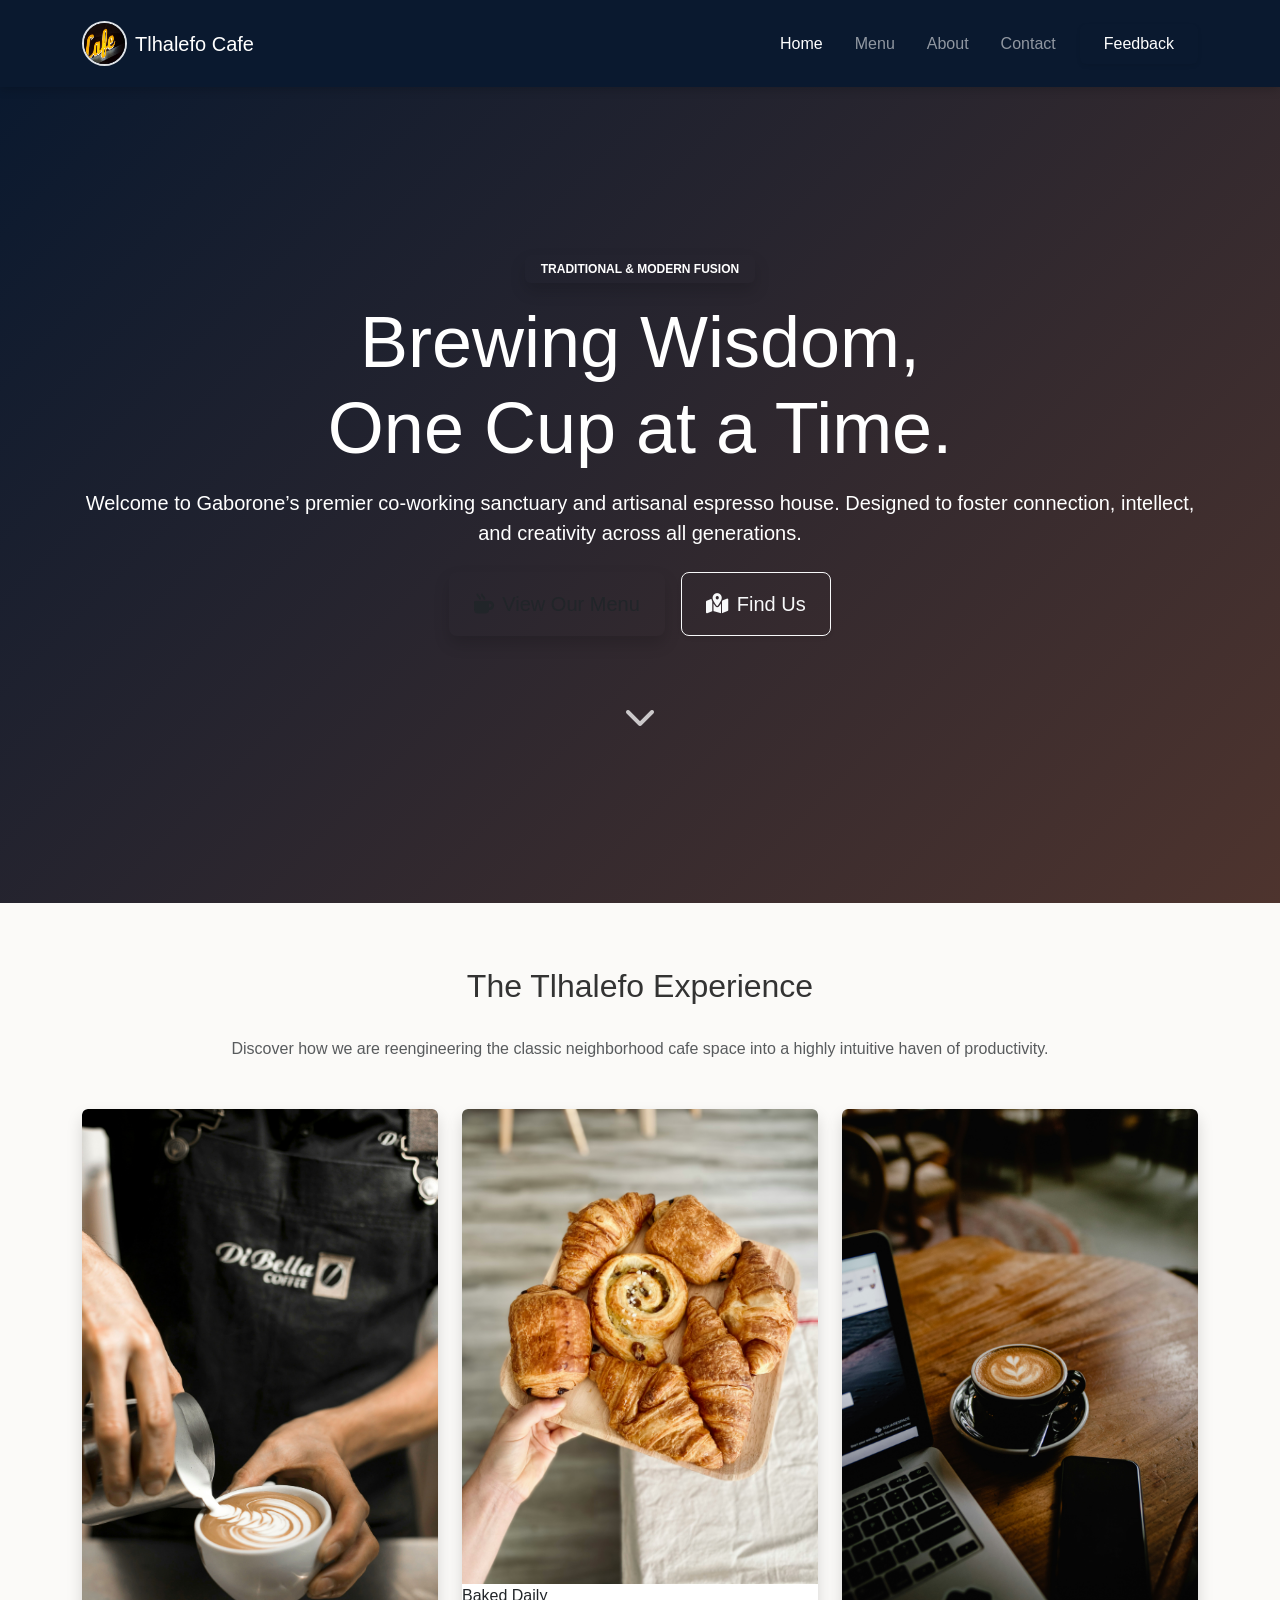
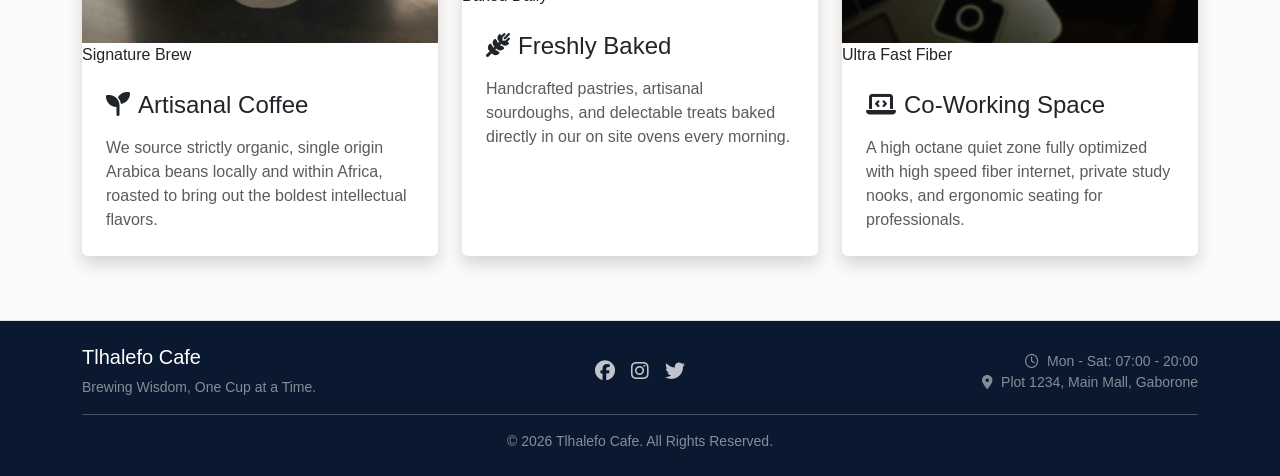
<file: index.html>
<!DOCTYPE html>
<html lang="en">
<head>
    <meta charset="UTF-8">
    <meta name="viewport" content="width=device-width, initial-scale=1.0">
    <title>Tlhalefo Cafe | Brewing Wisdom, One Cup at a Time</title>
    <!-- Bootstrap 5 CSS (Premium CDN Integration) -->
    <link href="https://cdn.jsdelivr.net/npm/bootstrap@5.3.0/dist/css/bootstrap.min.css" rel="stylesheet">
    <!-- FontAwesome for Premium Icons -->
    <link href="https://cdnjs.cloudflare.com/ajax/libs/font-awesome/6.4.0/css/all.min.css" rel="stylesheet">
    <!-- Custom External Stylesheet -->
    <link rel="stylesheet" href="style.css">
</head>
<body>

    <!-- Accessible Skiplink for Screen Readers (A+ Standard) -->
    <a class="visually-hidden-focusable" href="#main-content">Skip to main content</a>

    <!-- Top Navigation Bar (Structural Layer with Hamburger Mobile Toggle) -->
    <nav class="navbar navbar-expand-lg navbar-dark bg-navy sticky-top" aria-label="Main Navigation">
        <div class="container">
            <a class="navbar-brand d-flex align-items-center" href="index.html" title="Tlhalefo Cafe Home">
                <!-- Circular Logo Emblem Placeholder (Perfect for custom-designed PNGs) -->
                <img src="images/Cafe logo.jpg" alt="Tlhalefo Cafe Emblem Logo" width="45" height="45" class="d-inline-block align-text-top me-2 rounded-circle border border-2 border-accent">
                <span class="logo-text font-serif">Tlhalefo Cafe</span>
            </a>
            <button class="navbar-toggler border-0" type="button" data-bs-toggle="collapse" data-bs-target="#navbarNav" aria-controls="navbarNav" aria-expanded="false" aria-label="Toggle navigation">
                <span class="navbar-toggler-icon"></span>
            </button>
            <div class="collapse navbar-collapse" id="navbarNav">
                <ul class="navbar-nav ms-auto mb-2 mb-lg-0 align-items-center">
                    <li class="nav-item">
                        <a class="nav-link active py-2 px-3" aria-current="page" href="index.html">Home</a>
                    </li>
                    <li class="nav-item">
                        <a class="nav-link py-2 px-3" href="menu.html">Menu</a>
                    </li>
                    <li class="nav-item">
                        <a class="nav-link py-2 px-3" href="about.html">About</a>
                    </li>
                    <li class="nav-item">
                        <a class="nav-link py-2 px-3" href="contact.html">Contact</a>
                    </li>
                    <li class="nav-item">
                        <a class="nav-link py-2 px-3 btn btn-accent text-white ms-lg-2 px-4 shadow-sm" href="feedback.html">Feedback</a>
                    </li>
                </ul>
            </div>
        </div>
    </nav>

    <!-- Main Content Area -->
    <main id="main-content">
        
        <!-- Hero Section (Visual Background Layer with Overlay Gradient) -->
        <header class="hero d-flex align-items-center justify-content-center text-center">
            <div class="hero-overlay"></div>
            <div class="container hero-content position-relative text-white py-5">
                <span class="badge bg-accent px-3 py-2 text-uppercase mb-3 tracking-wide shadow">Traditional & Modern Fusion</span>
                <h1 class="display-2 font-serif mb-3 animate-fade-in">Brewing Wisdom, <br class="d-none d-md-inline">One Cup at a Time.</h1>
                <p class="lead mb-4 mx-auto max-width-600 font-sans opacity-90">
                    Welcome to Gaborone’s premier co-working sanctuary and artisanal espresso house. Designed to foster connection, intellect, and creativity across all generations.
                </p>
                <div class="d-flex flex-column flex-sm-row justify-content-center gap-3">
                    <a href="menu.html" class="btn btn-accent btn-lg px-4 py-3 shadow" data-bs-toggle="tooltip" data-bs-placement="top" title="Explore our custom brews and bites">
                        <i class="fa-solid fa-mug-hot me-2"></i>View Our Menu
                    </a>
                    <a href="contact.html" class="btn btn-outline-light btn-lg px-4 py-3 shadow-sm" data-bs-toggle="tooltip" data-bs-placement="top" title="Find where we are located in Gaborone">
                        <i class="fa-solid fa-map-location-dot me-2"></i>Find Us
                    </a>
                </div>
                <!-- Dynamic Interactive Scroll Indicator (JavaScript Driven) -->
                <div class="scroll-down mt-5 pt-3">
                    <a href="#features-section" class="text-white opacity-75 hover-opacity-100" aria-label="Scroll down to features">
                        <i class="fa-solid fa-chevron-down fa-2x bounce"></i>
                    </a>
                </div>
            </div>
        </header>

        <!-- Features Showcase Section (Grid & Flexbox Box Model Layer) -->
        <section id="features-section" class="container py-5 my-3">
            <div class="text-center mb-5">
                <h2 class="section-title font-serif position-relative d-inline-block pb-3">The Tlhalefo Experience</h2>
                <p class="text-muted max-width-600 mx-auto mt-2">Discover how we are reengineering the classic neighborhood cafe space into a highly intuitive haven of productivity.</p>
            </div>
            
            <div class="row g-4 justify-content-center">
                <!-- Feature Card 1 -->
                <div class="col-md-4 col-sm-6">
                    <article class="card h-100 shadow border-0 overflow-hidden hover-card">
                        <figure class="m-0 position-relative">
                            <!-- Image Slot for Artisanal Coffee -->
                            <img src="images/Barista pouring Cafe.jpg" alt="Barista pouring precise latte art on an espresso drink" width="400" height="250" class="img-fluid card-img-top object-fit-cover">
                            <span class="card-badge bg-navy">Signature Brew</span>
                        </figure>
                        <div class="card-body p-4">
                            <h3 class="h4 card-title font-serif text-navy mb-3"><i class="fa-solid fa-seedling me-2 text-accent"></i>Artisanal Coffee</h3>
                            <p class="card-text text-muted">
                                We source strictly organic, single origin Arabica beans locally and within Africa, roasted to bring out the boldest intellectual flavors.
                            </p>
                        </div>
                    </article>
                </div>

                <!-- Feature Card 2 -->
                <div class="col-md-4 col-sm-6">
                    <article class="card h-100 shadow border-0 overflow-hidden hover-card">
                        <figure class="m-0 position-relative">
                            <!-- Image Slot for Freshly Baked Goods -->
                            <img src="images/Croissant.jpg" alt="Tray of golden-brown butter croissants straight out of the oven" width="400" height="250" class="img-fluid card-img-top object-fit-cover">
                            <span class="card-badge bg-accent">Baked Daily</span>
                        </figure>
                        <div class="card-body p-4">
                            <h3 class="h4 card-title font-serif text-navy mb-3"><i class="fa-solid fa-wheat-awn me-2 text-accent"></i>Freshly Baked</h3>
                            <p class="card-text text-muted">
                                Handcrafted pastries, artisanal sourdoughs, and delectable treats baked directly in our on site ovens every morning.
                            </p>
                        </div>
                    </article>
                </div>

                <!-- Feature Card 3 -->
                <div class="col-md-4 col-sm-6">
                    <article class="card h-100 shadow border-0 overflow-hidden hover-card">
                        <figure class="m-0 position-relative">
                            <!-- Image Slot for Co-Working Space -->
                            <img src="images/Coffee table.jpg" alt="Bright and spacious co-working table with notebooks, laptops, and coffee cups" width="400" height="250" class="img-fluid card-img-top object-fit-cover">
                            <span class="card-badge bg-navy">Ultra Fast Fiber</span>
                        </figure>
                        <div class="card-body p-4">
                            <h3 class="h4 card-title font-serif text-navy mb-3"><i class="fa-solid fa-laptop-code me-2 text-accent"></i>Co-Working Space</h3>
                            <p class="card-text text-muted">
                                A high octane quiet zone fully optimized with high speed fiber internet, private study nooks, and ergonomic seating for professionals.
                            </p>
                        </div>
                    </article>
                </div>
            </div>
        </section>

    </main>

    <!-- Page Uniform Footer -->
    <footer class="footer bg-dark-navy text-white text-center py-4 border-top border-accent">
        <div class="container">
            <div class="row align-items-center">
                <div class="col-md-4 text-md-start mb-3 mb-md-0">
                    <h4 class="h5 font-serif text-accent">Tlhalefo Cafe</h4>
                    <p class="small text-white-50 m-0">Brewing Wisdom, One Cup at a Time.</p>
                </div>
                <div class="col-md-4 mb-3 mb-md-0">
                    <div class="d-flex justify-content-center gap-3">
                        <a href="#" class="social-link text-white opacity-75 hover-opacity-100" title="Follow us on Facebook"><i class="fa-brands fa-facebook fa-lg"></i></a>
                        <a href="#" class="social-link text-white opacity-75 hover-opacity-100" title="Follow us on Instagram"><i class="fa-brands fa-instagram fa-lg"></i></a>
                        <a href="#" class="social-link text-white opacity-75 hover-opacity-100" title="Follow us on Twitter"><i class="fa-brands fa-twitter fa-lg"></i></a>
                    </div>
                </div>
                <div class="col-md-4 text-md-end">
                    <p class="small text-white-50 m-0"><i class="fa-regular fa-clock me-1"></i> Mon - Sat: 07:00 - 20:00</p>
                    <p class="small text-white-50 m-0"><i class="fa-solid fa-location-dot me-1"></i> Plot 1234, Main Mall, Gaborone</p>
                </div>
            </div>
            <hr class="border-white-10 my-3">
            <div class="small text-white-50">
                © 2026 Tlhalefo Cafe. All Rights Reserved.
            </div>
        </div>
    </footer>

    <!-- Bootstrap 5 JS Bundle with Popper -->
    <script src="https://cdn.jsdelivr.net/npm/bootstrap@5.3.0/dist/js/bootstrap.bundle.min.js"></script>

    <!-- Custom High-Achieving JavaScript Interactivity -->
    <script>
        document.addEventListener("DOMContentLoaded", function() {
            // 1. Initialize Bootstrap Tooltips with premium custom configurations
            const tooltipTriggerList = document.querySelectorAll('[data-bs-toggle="tooltip"]');
            const tooltipList = [...tooltipTriggerList].map(tooltipTriggerEl => new bootstrap.Tooltip(tooltipTriggerEl));

            // 2. Smooth Scrolling to Features Section
            const scrollIndicator = document.querySelector(".scroll-down a");
            if (scrollIndicator) {
                scrollIndicator.addEventListener("click", function(event) {
                    event.preventDefault();
                    const targetId = this.getAttribute("href");
                    const targetElement = document.querySelector(targetId);
                    if (targetElement) {
                        targetElement.scrollIntoView({
                            behavior: "smooth"
                        });
                    }
                });
            }
        });
    </script>
</body>
</html>
</file>
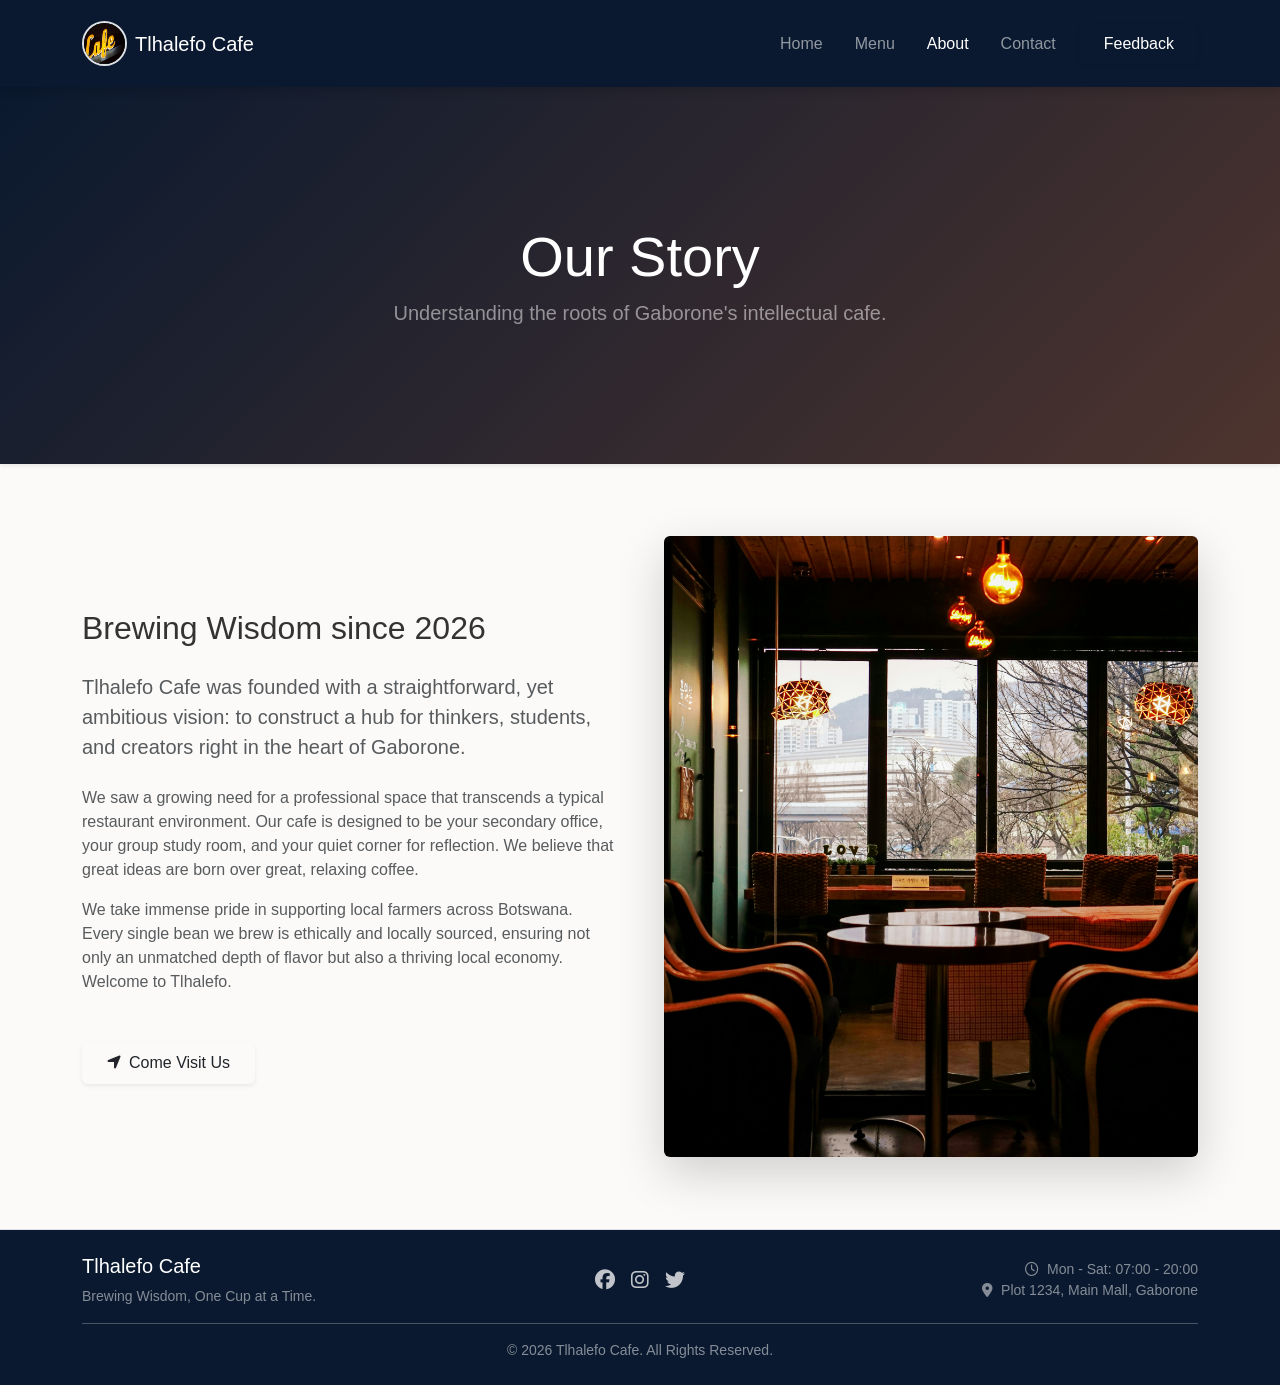
<file: about.html>
<!DOCTYPE html>
<html lang="en">
<head>
    <meta charset="UTF-8">
    <meta name="viewport" content="width=device-width, initial-scale=1.0">
    <title>Our Story | Tlhalefo Cafe</title>
    <!-- Bootstrap 5 CSS -->
    <link href="https://cdn.jsdelivr.net/npm/bootstrap@5.3.0/dist/css/bootstrap.min.css" rel="stylesheet">
    <!-- FontAwesome -->
    <link href="https://cdnjs.cloudflare.com/ajax/libs/font-awesome/6.4.0/css/all.min.css" rel="stylesheet">
    <!-- Custom External Stylesheet -->
    <link rel="stylesheet" href="style.css">
</head>
<body>

    <!-- Accessible Skiplink -->
    <a class="visually-hidden-focusable" href="#main-content">Skip to main content</a>

    <!-- Top Navigation Bar -->
    <nav class="navbar navbar-expand-lg navbar-dark bg-navy sticky-top" aria-label="Main Navigation">
        <div class="container">
            <a class="navbar-brand d-flex align-items-center" href="index.html" title="Tlhalefo Cafe Home">
                <img src="images/Cafe logo.jpg" alt="Tlhalefo Cafe Emblem Logo" width="45" height="45" class="d-inline-block align-text-top me-2 rounded-circle border border-2 border-accent">
                <span class="logo-text font-serif">Tlhalefo Cafe</span>
            </a>
            <button class="navbar-toggler border-0" type="button" data-bs-toggle="collapse" data-bs-target="#navbarNav" aria-controls="navbarNav" aria-expanded="false" aria-label="Toggle navigation">
                <span class="navbar-toggler-icon"></span>
            </button>
            <div class="collapse navbar-collapse" id="navbarNav">
                <ul class="navbar-nav ms-auto mb-2 mb-lg-0 align-items-center">
                    <li class="nav-item">
                        <a class="nav-link py-2 px-3" href="index.html">Home</a>
                    </li>
                    <li class="nav-item">
                        <a class="nav-link py-2 px-3" href="menu.html">Menu</a>
                    </li>
                    <li class="nav-item">
                        <a class="nav-link active py-2 px-3" aria-current="page" href="about.html">About</a>
                    </li>
                    <li class="nav-item">
                        <a class="nav-link py-2 px-3" href="contact.html">Contact</a>
                    </li>
                    <li class="nav-item">
                        <a class="nav-link py-2 px-3 btn btn-accent text-white ms-lg-2 px-4 shadow-sm" href="feedback.html">Feedback</a>
                    </li>
                </ul>
            </div>
        </div>
    </nav>

    <!-- Page Header -->
    <header class="hero d-flex flex-column align-items-center justify-content-center text-center text-white shadow-sm" style="min-height: 40vh;">
        <div class="container mt-3">
            <h1 class="display-4 font-serif animate-fade-in">Our Story</h1>
            <p class="lead text-white-50">Understanding the roots of Gaborone's intellectual cafe.</p>
        </div>
    </header>

    <!-- Main Content -->
    <main id="main-content" class="container py-5 my-4">
        <div class="row align-items-center g-5">
            <div class="col-lg-6 order-2 order-lg-1">
                <h2 class="font-serif text-navy mb-4">Brewing Wisdom since 2026</h2>
                <p class="lead text-muted mb-4">
                    Tlhalefo Cafe was founded with a straightforward, yet ambitious vision: to construct a hub for thinkers, students, and creators right in the heart of Gaborone. 
                </p>
                <p class="text-muted">
                    We saw a growing need for a professional space that transcends a typical restaurant environment. Our cafe is designed to be your secondary office, your group study room, and your quiet corner for reflection. We believe that great ideas are born over great, relaxing coffee. 
                </p>
                <p class="text-muted mb-5">
                    We take immense pride in supporting local farmers across Botswana. Every single bean we brew is ethically and locally sourced, ensuring not only an unmatched depth of flavor but also a thriving local economy. Welcome to Tlhalefo.
                </p>
                
                <a href="contact.html" class="btn btn-outline-navy px-4 py-2 shadow-sm">
                    <i class="fa-solid fa-location-arrow me-2"></i>Come Visit Us
                </a>
            </div>
            
            <div class="col-lg-6 order-1 order-lg-2">
                <figure class="position-relative m-0 shadow-lg rounded overflow-hidden">
                    <img src="images/interior design.jpg" alt="A warm, inviting view of Tlhalefo Cafe's modern interior" class="img-fluid w-100 object-fit-cover" style="min-height: 400px;">
                </figure>
            </div>
        </div>
    </main>

    <!-- Page Uniform Footer -->
    <footer class="footer bg-dark-navy text-white text-center py-4 border-top border-accent">
        <div class="container">
            <div class="row align-items-center">
                <div class="col-md-4 text-md-start mb-3 mb-md-0">
                    <h4 class="h5 font-serif text-accent">Tlhalefo Cafe</h4>
                    <p class="small text-white-50 m-0">Brewing Wisdom, One Cup at a Time.</p>
                </div>
                <div class="col-md-4 mb-3 mb-md-0">
                    <div class="d-flex justify-content-center gap-3">
                        <a href="#" class="social-link text-white opacity-75 hover-opacity-100" title="Follow us on Facebook"><i class="fa-brands fa-facebook fa-lg"></i></a>
                        <a href="#" class="social-link text-white opacity-75 hover-opacity-100" title="Follow us on Instagram"><i class="fa-brands fa-instagram fa-lg"></i></a>
                        <a href="#" class="social-link text-white opacity-75 hover-opacity-100" title="Follow us on Twitter"><i class="fa-brands fa-twitter fa-lg"></i></a>
                    </div>
                </div>
                <div class="col-md-4 text-md-end">
                    <p class="small text-white-50 m-0"><i class="fa-regular fa-clock me-1"></i> Mon - Sat: 07:00 - 20:00</p>
                    <p class="small text-white-50 m-0"><i class="fa-solid fa-location-dot me-1"></i> Plot 1234, Main Mall, Gaborone</p>
                </div>
            </div>
            <hr class="border-white-10 my-3">
            <div class="small text-white-50">
                © 2026 Tlhalefo Cafe. All Rights Reserved.
            </div>
        </div>
    </footer>

    <script src="https://cdn.jsdelivr.net/npm/bootstrap@5.3.0/dist/js/bootstrap.bundle.min.js"></script>
</body>
</html>
</file>
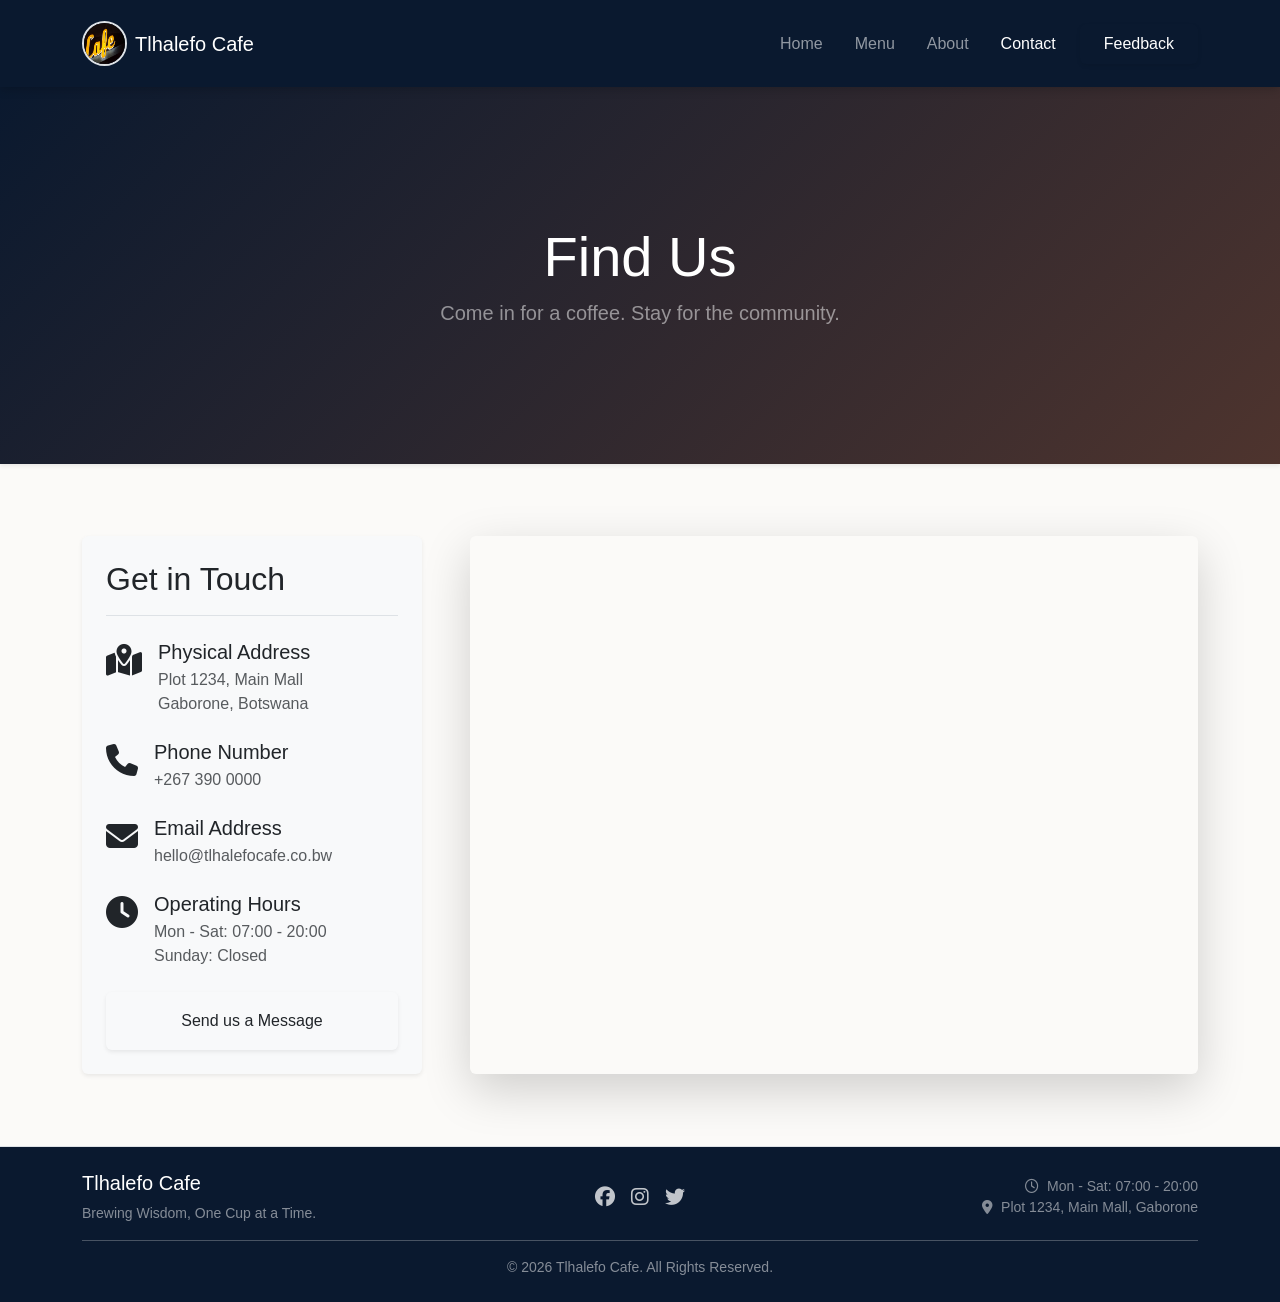
<file: contact.html>
<!DOCTYPE html>
<html lang="en">
<head>
    <meta charset="UTF-8">
    <meta name="viewport" content="width=device-width, initial-scale=1.0">
    <title>Find Us | Tlhalefo Cafe</title>
    <!-- Bootstrap 5 CSS -->
    <link href="https://cdn.jsdelivr.net/npm/bootstrap@5.3.0/dist/css/bootstrap.min.css" rel="stylesheet">
    <!-- FontAwesome -->
    <link href="https://cdnjs.cloudflare.com/ajax/libs/font-awesome/6.4.0/css/all.min.css" rel="stylesheet">
    <!-- Custom External Stylesheet -->
    <link rel="stylesheet" href="style.css">
</head>
<body>

    <!-- Accessible Skiplink -->
    <a class="visually-hidden-focusable" href="#main-content">Skip to main content</a>

    <!-- Top Navigation Bar -->
    <nav class="navbar navbar-expand-lg navbar-dark bg-navy sticky-top" aria-label="Main Navigation">
        <div class="container">
            <a class="navbar-brand d-flex align-items-center" href="index.html" title="Tlhalefo Cafe Home">
                <img src="images/Cafe logo.jpg" alt="Tlhalefo Cafe Emblem Logo" width="45" height="45" class="d-inline-block align-text-top me-2 rounded-circle border border-2 border-accent">
                <span class="logo-text font-serif">Tlhalefo Cafe</span>
            </a>
            <button class="navbar-toggler border-0" type="button" data-bs-toggle="collapse" data-bs-target="#navbarNav" aria-controls="navbarNav" aria-expanded="false" aria-label="Toggle navigation">
                <span class="navbar-toggler-icon"></span>
            </button>
            <div class="collapse navbar-collapse" id="navbarNav">
                <ul class="navbar-nav ms-auto mb-2 mb-lg-0 align-items-center">
                    <li class="nav-item">
                        <a class="nav-link py-2 px-3" href="index.html">Home</a>
                    </li>
                    <li class="nav-item">
                        <a class="nav-link py-2 px-3" href="menu.html">Menu</a>
                    </li>
                    <li class="nav-item">
                        <a class="nav-link py-2 px-3" href="about.html">About</a>
                    </li>
                    <li class="nav-item">
                        <a class="nav-link active py-2 px-3" aria-current="page" href="contact.html">Contact</a>
                    </li>
                    <li class="nav-item">
                        <a class="nav-link py-2 px-3 btn btn-accent text-white ms-lg-2 px-4 shadow-sm" href="feedback.html">Feedback</a>
                    </li>
                </ul>
            </div>
        </div>
    </nav>

    <!-- Page Header -->
    <header class="hero d-flex flex-column align-items-center justify-content-center text-center text-white shadow-sm" style="min-height: 40vh;">
        <div class="container mt-3">
            <h1 class="display-4 font-serif animate-fade-in">Find Us</h1>
            <p class="lead text-white-50">Come in for a coffee. Stay for the community.</p>
        </div>
    </header>

    <!-- Main Content Area -->
    <main id="main-content" class="container py-5 my-4">
        <div class="row g-5">
            <!-- Contact Information Side -->
            <div class="col-lg-4">
                <div class="card h-100 border-0 shadow-sm p-4 bg-light">
                    <h2 class="font-serif text-navy mb-4 border-bottom pb-3">Get in Touch</h2>
                    
                    <ul class="list-unstyled mb-4">
                        <li class="d-flex align-items-start mb-4">
                            <i class="fa-solid fa-map-location-dot fa-2x text-accent me-3 mt-1"></i>
                            <div>
                                <h5 class="mb-1 text-navy">Physical Address</h5>
                                <p class="text-muted m-0">Plot 1234, Main Mall<br>Gaborone, Botswana</p>
                            </div>
                        </li>
                        
                        <li class="d-flex align-items-start mb-4">
                            <i class="fa-solid fa-phone fa-2x text-accent me-3 mt-1"></i>
                            <div>
                                <h5 class="mb-1 text-navy">Phone Number</h5>
                                <p class="text-muted m-0">+267 390 0000</p>
                            </div>
                        </li>

                        <li class="d-flex align-items-start mb-4">
                            <i class="fa-solid fa-envelope fa-2x text-accent me-3 mt-1"></i>
                            <div>
                                <h5 class="mb-1 text-navy">Email Address</h5>
                                <p class="text-muted m-0">hello@tlhalefocafe.co.bw</p>
                            </div>
                        </li>
                        
                        <li class="d-flex align-items-start">
                            <i class="fa-solid fa-clock fa-2x text-accent me-3 mt-1"></i>
                            <div>
                                <h5 class="mb-1 text-navy">Operating Hours</h5>
                                <p class="text-muted m-0">Mon - Sat: 07:00 - 20:00<br>Sunday: Closed</p>
                            </div>
                        </li>
                    </ul>
                    
                    <a href="feedback.html" class="btn btn-navy w-100 py-3 mt-auto shadow-sm">Send us a Message</a>
                </div>
            </div>

            <!-- Map Side -->
            <div class="col-lg-8">
                <!-- This wrapper keeps your map responsive and perfectly proportioned -->
                <div class="ratio ratio-16x9 rounded shadow-lg overflow-hidden h-100" style="min-height: 400px;">
                    
                    <!-- GOOGLE MAP IFRAME -->
                 <iframe src="https://www.google.com/maps/embed?pb=!1m12!1m8!1m3!1d3626.001062663965!2d25.91387739979278!3d-24.658091756124005!3m2!1i1024!2i768!4f13.1!2m1!1smain%20mall%20gaborone!5e0!3m2!1sen!2sbw!4v1779568301874!5m2!1sen!2sbw" width="600" height="450" style="border:0;" allowfullscreen="" loading="lazy" referrerpolicy="no-referrer-when-downgrade"></iframe>

                </div>
            </div>
        </div>
    </main>

    <!-- Page Uniform Footer -->
    <footer class="footer bg-dark-navy text-white text-center py-4 border-top border-accent">
        <div class="container">
            <div class="row align-items-center">
                <div class="col-md-4 text-md-start mb-3 mb-md-0">
                    <h4 class="h5 font-serif text-accent">Tlhalefo Cafe</h4>
                    <p class="small text-white-50 m-0">Brewing Wisdom, One Cup at a Time.</p>
                </div>
                <div class="col-md-4 mb-3 mb-md-0">
                    <div class="d-flex justify-content-center gap-3">
                        <a href="#" class="social-link text-white opacity-75 hover-opacity-100" title="Follow us on Facebook"><i class="fa-brands fa-facebook fa-lg"></i></a>
                        <a href="#" class="social-link text-white opacity-75 hover-opacity-100" title="Follow us on Instagram"><i class="fa-brands fa-instagram fa-lg"></i></a>
                        <a href="#" class="social-link text-white opacity-75 hover-opacity-100" title="Follow us on Twitter"><i class="fa-brands fa-twitter fa-lg"></i></a>
                    </div>
                </div>
                <div class="col-md-4 text-md-end">
                    <p class="small text-white-50 m-0"><i class="fa-regular fa-clock me-1"></i> Mon - Sat: 07:00 - 20:00</p>
                    <p class="small text-white-50 m-0"><i class="fa-solid fa-location-dot me-1"></i> Plot 1234, Main Mall, Gaborone</p>
                </div>
            </div>
            <hr class="border-white-10 my-3">
            <div class="small text-white-50">
                © 2026 Tlhalefo Cafe. All Rights Reserved. 
            </div>
        </div>
    </footer>

    <script src="https://cdn.jsdelivr.net/npm/bootstrap@5.3.0/dist/js/bootstrap.bundle.min.js"></script>
</body>
</html>
</file>
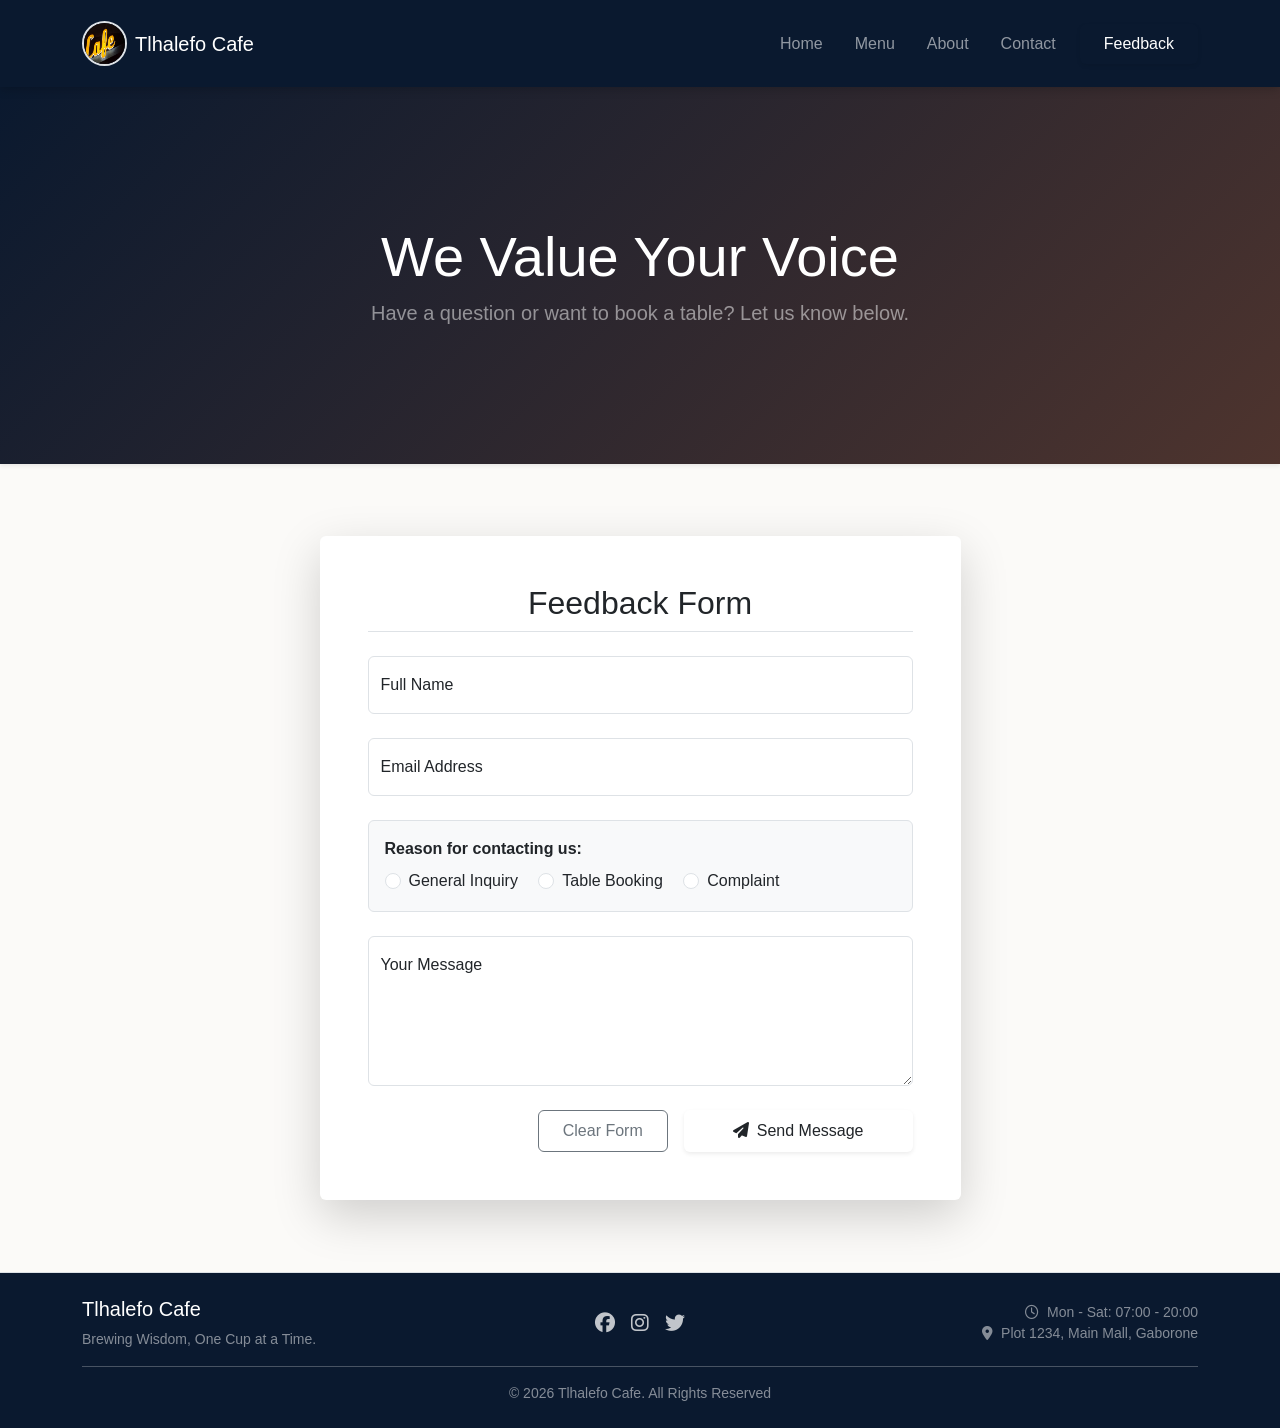
<file: feedback.html>
<!DOCTYPE html>
<html lang="en">
<head>
    <meta charset="UTF-8">
    <meta name="viewport" content="width=device-width, initial-scale=1.0">
    <title>Feedback | Tlhalefo Cafe</title>
    <!-- Bootstrap 5 CSS -->
    <link href="https://cdn.jsdelivr.net/npm/bootstrap@5.3.0/dist/css/bootstrap.min.css" rel="stylesheet">
    <!-- FontAwesome -->
    <link href="https://cdnjs.cloudflare.com/ajax/libs/font-awesome/6.4.0/css/all.min.css" rel="stylesheet">
    <!-- Custom External Stylesheet -->
    <link rel="stylesheet" href="style.css">
</head>
<body>

    <!-- Accessible Skiplink -->
    <a class="visually-hidden-focusable" href="#main-content">Skip to main content</a>

    <!-- Top Navigation Bar -->
    <nav class="navbar navbar-expand-lg navbar-dark bg-navy sticky-top" aria-label="Main Navigation">
        <div class="container">
            <a class="navbar-brand d-flex align-items-center" href="index.html" title="Tlhalefo Cafe Home">
                <img src="images/Cafe logo.jpg" alt="Tlhalefo Cafe Emblem Logo" width="45" height="45" class="d-inline-block align-text-top me-2 rounded-circle border border-2 border-accent">
                <span class="logo-text font-serif">Tlhalefo Cafe</span>
            </a>
            <button class="navbar-toggler border-0" type="button" data-bs-toggle="collapse" data-bs-target="#navbarNav" aria-controls="navbarNav" aria-expanded="false" aria-label="Toggle navigation">
                <span class="navbar-toggler-icon"></span>
            </button>
            <div class="collapse navbar-collapse" id="navbarNav">
                <ul class="navbar-nav ms-auto mb-2 mb-lg-0 align-items-center">
                    <li class="nav-item">
                        <a class="nav-link py-2 px-3" href="index.html">Home</a>
                    </li>
                    <li class="nav-item">
                        <a class="nav-link py-2 px-3" href="menu.html">Menu</a>
                    </li>
                    <li class="nav-item">
                        <a class="nav-link py-2 px-3" href="about.html">About</a>
                    </li>
                    <li class="nav-item">
                        <a class="nav-link py-2 px-3" href="contact.html">Contact</a>
                    </li>
                    <li class="nav-item">
                        <a class="nav-link active py-2 px-3 btn btn-accent text-white ms-lg-2 px-4 shadow-sm" aria-current="page" href="feedback.html">Feedback</a>
                    </li>
                </ul>
            </div>
        </div>
    </nav>

    <!-- Page Header -->
    <header class="hero d-flex flex-column align-items-center justify-content-center text-center text-white shadow-sm" style="min-height: 40vh;">
        <div class="container mt-3">
            <h1 class="display-4 font-serif animate-fade-in">We Value Your Voice</h1>
            <p class="lead text-white-50">Have a question or want to book a table? Let us know below.</p>
        </div>
    </header>

    <!-- Main Form Area -->
    <main id="main-content" class="container py-5 my-4">
        <div class="row justify-content-center">
            <div class="col-lg-8 col-xl-7">
                <div class="card shadow-lg border-0 p-4 p-md-5 bg-white">
                    <h2 class="font-serif text-navy text-center mb-4 pb-2 border-bottom">Feedback Form</h2>
                    
                    <!-- Validated Bootstrap HTML5 Form -->
                    <form class="needs-validation" action="#" method="POST" novalidate>
                        
                        <!-- Name Field -->
                        <div class="form-floating mb-4">
                            <input type="text" class="form-control" id="nameInput" placeholder="John Doe" required>
                            <label for="nameInput">Full Name</label>
                            <div class="invalid-feedback">
                                Please provide your full name.
                            </div>
                            <div class="valid-feedback">
                                Looks good!
                            </div>
                        </div>

                        <!-- Email Field -->
                        <div class="form-floating mb-4">
                            <input type="email" class="form-control" id="emailInput" placeholder="name@example.com" required>
                            <label for="emailInput">Email Address</label>
                            <div class="invalid-feedback">
                                Please provide a valid email address.
                            </div>
                        </div>

                        <!-- Subject Radio Selection -->
                        <div class="mb-4 p-3 border rounded bg-light">
                            <p class="mb-2 fw-bold text-navy">Reason for contacting us:</p>
                            <div class="form-check form-check-inline">
                                <input class="form-check-input" type="radio" name="subjectOptions" id="inquiryRadio" value="inquiry" required>
                                <label class="form-check-label" for="inquiryRadio">General Inquiry</label>
                            </div>
                            <div class="form-check form-check-inline">
                                <input class="form-check-input" type="radio" name="subjectOptions" id="bookingRadio" value="booking">
                                <label class="form-check-label" for="bookingRadio">Table Booking</label>
                            </div>
                            <div class="form-check form-check-inline">
                                <input class="form-check-input" type="radio" name="subjectOptions" id="complaintRadio" value="complaint">
                                <label class="form-check-label" for="complaintRadio">Complaint</label>
                            </div>
                        </div>

                        <!-- Message Field -->
                        <div class="form-floating mb-4">
                            <textarea class="form-control" id="messageInput" placeholder="Leave a message here" style="height: 150px" required></textarea>
                            <label for="messageInput">Your Message</label>
                            <div class="invalid-feedback">
                                Please enter your message in the text area.
                            </div>
                        </div>

                        <!-- Form Actions -->
                        <div class="d-grid gap-2 d-md-flex justify-content-md-end mt-4">
                            <button class="btn btn-outline-secondary px-4 py-2 me-md-2" type="reset">Clear Form</button>
                            <button class="btn btn-accent px-5 py-2 shadow-sm" type="submit"><i class="fa-solid fa-paper-plane me-2"></i>Send Message</button>
                        </div>
                    </form>
                </div>
            </div>
        </div>
    </main>

    <!-- Page Uniform Footer -->
    <footer class="footer bg-dark-navy text-white text-center py-4 border-top border-accent">
        <div class="container">
            <div class="row align-items-center">
                <div class="col-md-4 text-md-start mb-3 mb-md-0">
                    <h4 class="h5 font-serif text-accent">Tlhalefo Cafe</h4>
                    <p class="small text-white-50 m-0">Brewing Wisdom, One Cup at a Time.</p>
                </div>
                <div class="col-md-4 mb-3 mb-md-0">
                    <div class="d-flex justify-content-center gap-3">
                        <a href="#" class="social-link text-white opacity-75 hover-opacity-100" title="Follow us on Facebook"><i class="fa-brands fa-facebook fa-lg"></i></a>
                        <a href="#" class="social-link text-white opacity-75 hover-opacity-100" title="Follow us on Instagram"><i class="fa-brands fa-instagram fa-lg"></i></a>
                        <a href="#" class="social-link text-white opacity-75 hover-opacity-100" title="Follow us on Twitter"><i class="fa-brands fa-twitter fa-lg"></i></a>
                    </div>
                </div>
                <div class="col-md-4 text-md-end">
                    <p class="small text-white-50 m-0"><i class="fa-regular fa-clock me-1"></i> Mon - Sat: 07:00 - 20:00</p>
                    <p class="small text-white-50 m-0"><i class="fa-solid fa-location-dot me-1"></i> Plot 1234, Main Mall, Gaborone</p>
                </div>
            </div>
            <hr class="border-white-10 my-3">
            <div class="small text-white-50">
                © 2026 Tlhalefo Cafe. All Rights Reserved
            </div>
        </div>
    </footer>

    <!-- Bootstrap 5 JS Bundle -->
    <script src="https://cdn.jsdelivr.net/npm/bootstrap@5.3.0/dist/js/bootstrap.bundle.min.js"></script>

    <!-- Custom Client-Side Form Validation Script (Behavioral Layer) -->
    <script>
        (function () {
            'use strict'
            // Fetch all the forms we want to apply custom Bootstrap validation styles to
            var forms = document.querySelectorAll('.needs-validation')

            // Loop over them and prevent submission
            Array.prototype.slice.call(forms)
                .forEach(function (form) {
                    form.addEventListener('submit', function (event) {
                        if (!form.checkValidity()) {
                            event.preventDefault()
                            event.stopPropagation()
                        }
                        form.classList.add('was-validated')
                    }, false)
                })
        })()
    </script>
</body>
</html>
</file>
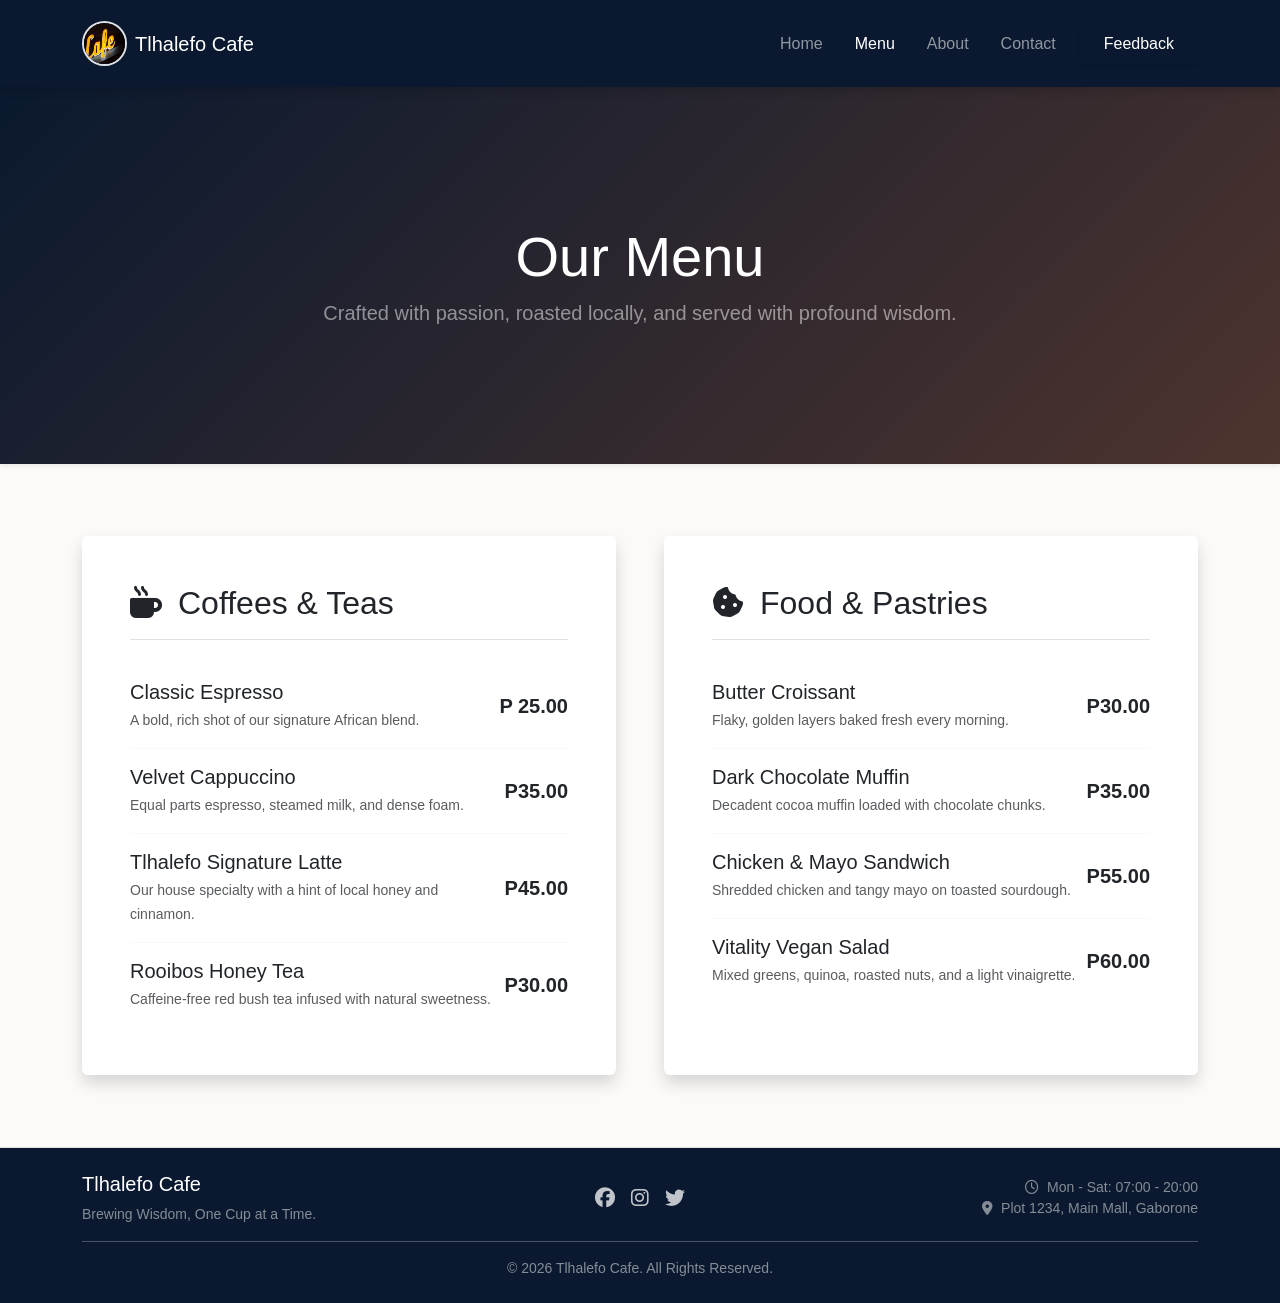
<file: menu.html>
<!DOCTYPE html>
<html lang="en">
<head>
    <meta charset="UTF-8">
    <meta name="viewport" content="width=device-width, initial-scale=1.0">
    <title>Our Menu | Tlhalefo Cafe</title>
    <!-- Bootstrap 5 CSS -->
    <link href="https://cdn.jsdelivr.net/npm/bootstrap@5.3.0/dist/css/bootstrap.min.css" rel="stylesheet">
    <!-- FontAwesome for Premium Icons -->
    <link href="https://cdnjs.cloudflare.com/ajax/libs/font-awesome/6.4.0/css/all.min.css" rel="stylesheet">
    <!-- Custom External Stylesheet -->
    <link rel="stylesheet" href="style.css">
</head>
<body>

    <!-- Accessible Skiplink -->
    <a class="visually-hidden-focusable" href="#main-content">Skip to main content</a>

    <!-- Top Navigation Bar -->
    <nav class="navbar navbar-expand-lg navbar-dark bg-navy sticky-top" aria-label="Main Navigation">
        <div class="container">
            <a class="navbar-brand d-flex align-items-center" href="index.html" title="Tlhalefo Cafe Home">
                <img src="images/Cafe logo.jpg" alt="Tlhalefo Cafe Emblem Logo" width="45" height="45" class="d-inline-block align-text-top me-2 rounded-circle border border-2 border-accent">
                <span class="logo-text font-serif">Tlhalefo Cafe</span>
            </a>
            <button class="navbar-toggler border-0" type="button" data-bs-toggle="collapse" data-bs-target="#navbarNav" aria-controls="navbarNav" aria-expanded="false" aria-label="Toggle navigation">
                <span class="navbar-toggler-icon"></span>
            </button>
            <div class="collapse navbar-collapse" id="navbarNav">
                <ul class="navbar-nav ms-auto mb-2 mb-lg-0 align-items-center">
                    <li class="nav-item">
                        <a class="nav-link py-2 px-3" href="index.html">Home</a>
                    </li>
                    <li class="nav-item">
                        <a class="nav-link active py-2 px-3" aria-current="page" href="menu.html">Menu</a>
                    </li>
                    <li class="nav-item">
                        <a class="nav-link py-2 px-3" href="about.html">About</a>
                    </li>
                    <li class="nav-item">
                        <a class="nav-link py-2 px-3" href="contact.html">Contact</a>
                    </li>
                    <li class="nav-item">
                        <a class="nav-link py-2 px-3 btn btn-accent text-white ms-lg-2 px-4 shadow-sm" href="feedback.html">Feedback</a>
                    </li>
                </ul>
            </div>
        </div>
    </nav>

    <!-- Page Header -->
    <header class="hero d-flex flex-column align-items-center justify-content-center text-center text-white shadow-sm" style="min-height: 40vh;">
        <div class="container mt-3">
            <h1 class="display-4 font-serif animate-fade-in">Our Menu</h1>
            <p class="lead text-white-50 max-width-600 mx-auto">Crafted with passion, roasted locally, and served with profound wisdom.</p>
        </div>
    </header>

    <!-- Main Menu Content -->
    <main id="main-content" class="container py-5 my-4">
        <div class="row g-5">
            <!-- Beverages Column -->
            <div class="col-lg-6">
                <div class="card h-100 shadow border-0 p-4 p-md-5 hover-card">
                    <h2 class="font-serif text-navy mb-4 border-bottom pb-3"><i class="fa-solid fa-mug-hot text-accent me-3"></i>Coffees & Teas</h2>
                    
                    <div class="d-flex justify-content-between align-items-center py-3 border-bottom border-light">
                        <div>
                            <h3 class="h5 mb-1">Classic Espresso</h3>
                            <small class="text-muted">A bold, rich shot of our signature African blend.</small>
                        </div>
                        <span class="fw-bold text-accent fs-5">P 25.00</span>
                    </div>

                    <div class="d-flex justify-content-between align-items-center py-3 border-bottom border-light">
                        <div>
                            <h3 class="h5 mb-1">Velvet Cappuccino</h3>
                            <small class="text-muted">Equal parts espresso, steamed milk, and dense foam.</small>
                        </div>
                        <span class="fw-bold text-accent fs-5">P35.00</span>
                    </div>

                    <div class="d-flex justify-content-between align-items-center py-3 border-bottom border-light">
                        <div>
                            <h3 class="h5 mb-1">Tlhalefo Signature Latte</h3>
                            <small class="text-muted">Our house specialty with a hint of local honey and cinnamon.</small>
                        </div>
                        <span class="fw-bold text-accent fs-5">P45.00</span>
                    </div>

                    <div class="d-flex justify-content-between align-items-center py-3">
                        <div>
                            <h3 class="h5 mb-1">Rooibos Honey Tea</h3>
                            <small class="text-muted">Caffeine-free red bush tea infused with natural sweetness.</small>
                        </div>
                        <span class="fw-bold text-accent fs-5">P30.00</span>
                    </div>
                </div>
            </div>

            <!-- Food & Pastries Column -->
            <div class="col-lg-6">
                <div class="card h-100 shadow border-0 p-4 p-md-5 hover-card">
                    <h2 class="font-serif text-navy mb-4 border-bottom pb-3"><i class="fa-solid fa-cookie-bite text-accent me-3"></i>Food & Pastries</h2>
                    
                    <div class="d-flex justify-content-between align-items-center py-3 border-bottom border-light">
                        <div>
                            <h3 class="h5 mb-1">Butter Croissant</h3>
                            <small class="text-muted">Flaky, golden layers baked fresh every morning.</small>
                        </div>
                        <span class="fw-bold text-accent fs-5">P30.00</span>
                    </div>

                    <div class="d-flex justify-content-between align-items-center py-3 border-bottom border-light">
                        <div>
                            <h3 class="h5 mb-1">Dark Chocolate Muffin</h3>
                            <small class="text-muted">Decadent cocoa muffin loaded with chocolate chunks.</small>
                        </div>
                        <span class="fw-bold text-accent fs-5">P35.00</span>
                    </div>

                    <div class="d-flex justify-content-between align-items-center py-3 border-bottom border-light">
                        <div>
                            <h3 class="h5 mb-1">Chicken & Mayo Sandwich</h3>
                            <small class="text-muted">Shredded chicken and tangy mayo on toasted sourdough.</small>
                        </div>
                        <span class="fw-bold text-accent fs-5">P55.00</span>
                    </div>

                    <div class="d-flex justify-content-between align-items-center py-3">
                        <div>
                            <h3 class="h5 mb-1">Vitality Vegan Salad</h3>
                            <small class="text-muted">Mixed greens, quinoa, roasted nuts, and a light vinaigrette.</small>
                        </div>
                        <span class="fw-bold text-accent fs-5">P60.00</span>
                    </div>
                </div>
            </div>
        </div>
    </main>

    <!-- Page Uniform Footer -->
    <footer class="footer bg-dark-navy text-white text-center py-4 border-top border-accent">
        <div class="container">
            <div class="row align-items-center">
                <div class="col-md-4 text-md-start mb-3 mb-md-0">
                    <h4 class="h5 font-serif text-accent">Tlhalefo Cafe</h4>
                    <p class="small text-white-50 m-0">Brewing Wisdom, One Cup at a Time.</p>
                </div>
                <div class="col-md-4 mb-3 mb-md-0">
                    <div class="d-flex justify-content-center gap-3">
                        <a href="#" class="social-link text-white opacity-75 hover-opacity-100" title="Follow us on Facebook"><i class="fa-brands fa-facebook fa-lg"></i></a>
                        <a href="#" class="social-link text-white opacity-75 hover-opacity-100" title="Follow us on Instagram"><i class="fa-brands fa-instagram fa-lg"></i></a>
                        <a href="#" class="social-link text-white opacity-75 hover-opacity-100" title="Follow us on Twitter"><i class="fa-brands fa-twitter fa-lg"></i></a>
                    </div>
                </div>
                <div class="col-md-4 text-md-end">
                    <p class="small text-white-50 m-0"><i class="fa-regular fa-clock me-1"></i> Mon - Sat: 07:00 - 20:00</p>
                    <p class="small text-white-50 m-0"><i class="fa-solid fa-location-dot me-1"></i> Plot 1234, Main Mall, Gaborone</p>
                </div>
            </div>
            <hr class="border-white-10 my-3">
            <div class="small text-white-50">
                © 2026 Tlhalefo Cafe. All Rights Reserved.
            </div>
        </div>
    </footer>

    <script src="https://cdn.jsdelivr.net/npm/bootstrap@5.3.0/dist/js/bootstrap.bundle.min.js"></script>
</body>
</html>
</file>
<file: style.css>
:root {
    --navy: #0a192f;
    --brown: #4e342e;
    --terracotta: #bf360c;
    --cream: #fbfaf8;
}

body { font-family: 'Segoe UI', sans-serif; background-color: var(--cream); color: #333; }

/* Professional Shadow Effect */
.card { 
    transition: transform 0.3s ease, box-shadow 0.3s ease; 
    border: none; 
    box-shadow: 0 4px 6px rgba(0,0,0,0.1); 
}
.card:hover { 
    transform: translateY(-10px); 
    box-shadow: 0 12px 20px rgba(0,0,0,0.15); 
}

/* Navbar with slight transparency */
.navbar { background-color: var(--navy); padding: 1rem 0; box-shadow: 0 2px 10px rgba(0,0,0,0.2); }

/* Hero Section Upgrade */
.hero { 
    background: linear-gradient(135deg, var(--navy), var(--brown)); 
    color: white; padding: 120px 0; 
}

/* Button with hover transition */
.btn-primary { 
    background-color: var(--terracotta); 
    padding: 12px 30px; 
    transition: background 0.3s; 
}
.btn-primary:hover { background-color: #e64a19; }

/* Footer styling */
footer { background-color: var(--navy) !important; padding: 20px 0; }
</file>
